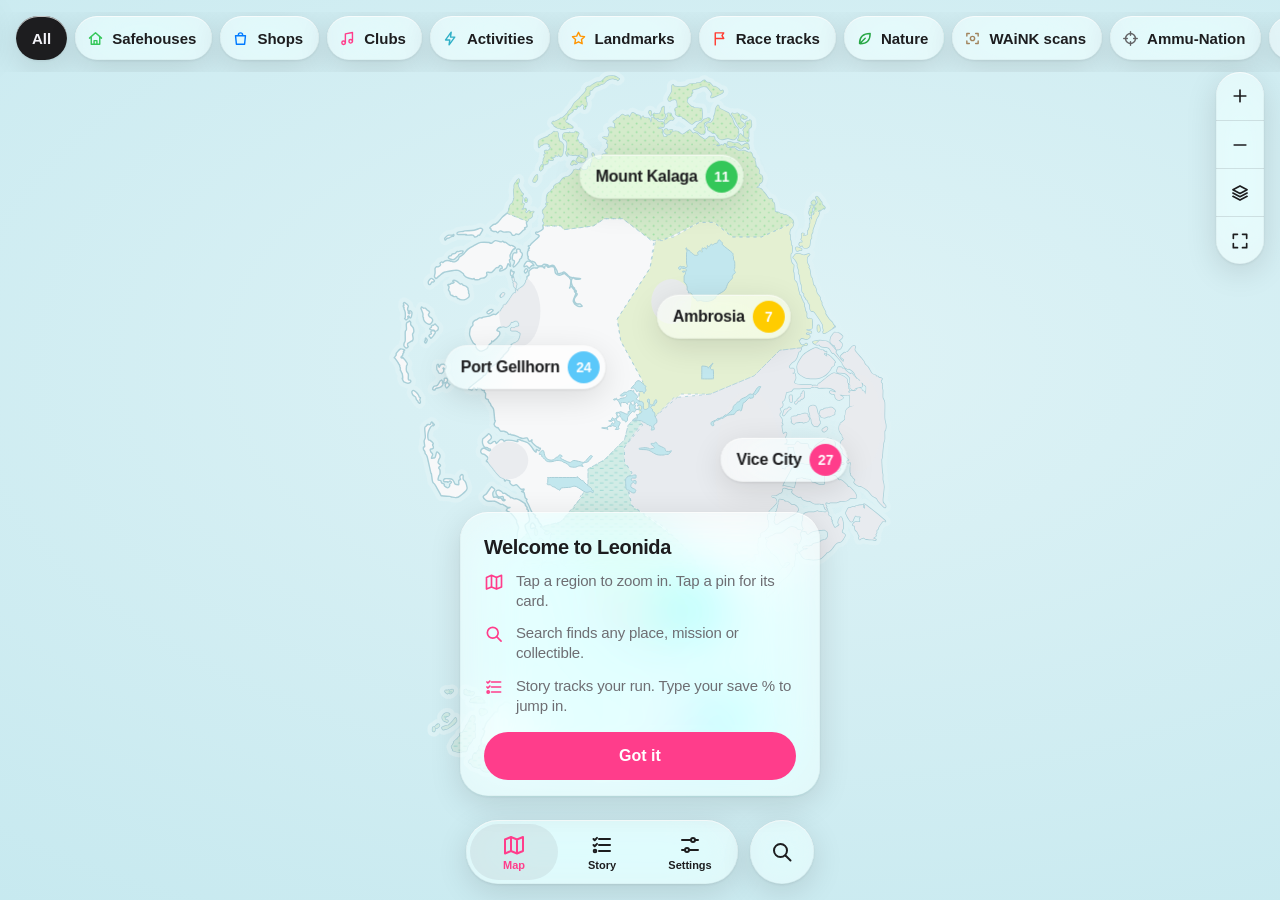
<file: web/app/index.html>
<!doctype html>
<html lang="en">
<head>
<meta charset="utf-8">
<script>try{const s=JSON.parse(localStorage.getItem("flamingo.v1")||"{}"),t=s.theme==="light"||s.theme==="dark"?s.theme:(matchMedia("(prefers-color-scheme: dark)").matches?"dark":"light");document.documentElement.dataset.theme=t}catch(e){}</script>
<meta name="viewport" content="width=device-width, initial-scale=1, viewport-fit=cover, interactive-widget=resizes-content">
<title>Flamingo: map of Leonida</title>
<meta name="description" content="Every place, mission and collectible in GTA VI's Leonida on one searchable map. Unofficial.">
<meta name="theme-color" content="#c2e7ee" media="(prefers-color-scheme: light)">
<meta name="theme-color" content="#07202a" media="(prefers-color-scheme: dark)">
<meta name="apple-mobile-web-app-capable" content="yes">
<meta name="apple-mobile-web-app-status-bar-style" content="black-translucent">
<meta name="apple-mobile-web-app-title" content="Flamingo">
<link rel="manifest" href="/manifest.webmanifest">
<link rel="icon" href="/icon.svg">
<link rel="apple-touch-icon" href="/apple-touch-icon.png">
<link rel="stylesheet" href="app.css?v=10">
</head>
<body>
<svg width="0" height="0" style="position:absolute" aria-hidden="true">
  <defs>
    <symbol id="i-district" viewBox="0 0 24 24"><path d="M4 20V9l6-4v15M10 20h10v-9h-10M13.5 14h3M13.5 17h3M2.5 20h19"/></symbol>
    <symbol id="i-landmark" viewBox="0 0 24 24"><path d="M12 3.2l2.6 5.4 5.9.8-4.3 4.1 1 5.9L12 16.6l-5.2 2.8 1-5.9-4.3-4.1 5.9-.8z"/></symbol>
    <symbol id="i-safehouse" viewBox="0 0 24 24"><path d="M3.5 11.5L12 4l8.5 7.5M6 9.6V20h12V9.6M10 20v-5h4v5"/></symbol>
    <symbol id="i-store" viewBox="0 0 24 24"><path d="M5 8h14l-1.2 12H6.2zM9 8V7a3 3 0 016 0v1"/></symbol>
    <symbol id="i-business" viewBox="0 0 24 24"><path d="M9 18V5.5l10-2V16"/><circle cx="6.5" cy="18" r="2.5"/><circle cx="16.5" cy="16" r="2.5"/></symbol>
    <symbol id="i-activity" viewBox="0 0 24 24"><path d="M13 3L5 14h6l-1 7 8-11h-6z"/></symbol>
    <symbol id="i-race" viewBox="0 0 24 24"><path d="M6 21V4h12l-2.5 4 2.5 4H6"/></symbol>
    <symbol id="i-weapons" viewBox="0 0 24 24"><circle cx="12" cy="12" r="7"/><path d="M12 2.5v5M12 16.5v5M2.5 12h5M16.5 12h5"/></symbol>
    <symbol id="i-nature" viewBox="0 0 24 24"><path d="M5 19C5 10 10.5 5 20 5c0 9.5-5 14.5-14 14.5M5.5 19l7.5-7.5"/></symbol>
    <symbol id="i-transport" viewBox="0 0 24 24"><circle cx="12" cy="5" r="2"/><path d="M12 7v14M8 10.5h8M4.5 13a7.5 7.5 0 0015 0"/></symbol>
    <symbol id="i-vehicle" viewBox="0 0 24 24"><path d="M4 16v-4l2.2-5h11.6l2.2 5v4zM4 16v2.5M20 16v2.5M4 12h16"/><circle cx="8" cy="14" r=".6"/><circle cx="16" cy="14" r=".6"/></symbol>
    <symbol id="i-waink" viewBox="0 0 24 24"><path d="M4 8.5V5h3.5M16.5 5H20v3.5M20 15.5V19h-3.5M7.5 19H4v-3.5"/><circle cx="12" cy="12" r="3"/></symbol>
    <symbol id="i-meditation" viewBox="0 0 24 24"><circle cx="12" cy="5.5" r="2"/><path d="M4.5 19.5c2.2-1.2 4.6-1.7 7.5-1.7s5.3.5 7.5 1.7M7 15.5c1.5-3 3-4.5 5-4.5s3.5 1.5 5 4.5"/></symbol>
    <symbol id="i-people" viewBox="0 0 24 24"><circle cx="12" cy="8" r="4"/><path d="M4.5 20.5c1-4 3.8-6 7.5-6s6.5 2 7.5 6"/></symbol>
    <symbol id="i-mission" viewBox="0 0 24 24"><path d="M6 21V4M6 4.5h12l-2 3.5 2 3.5H6"/></symbol>
    <symbol id="i-collectible" viewBox="0 0 24 24"><path d="M12 3l1.9 5.1L19 10l-5.1 1.9L12 17l-1.9-5.1L5 10l5.1-1.9zM18.5 15.5l.8 2.2 2.2.8-2.2.8-.8 2.2-.8-2.2-2.2-.8 2.2-.8z"/></symbol>
    <symbol id="i-region" viewBox="0 0 24 24"><path d="M9 4L3 6.5v14L9 18l6 2.5 6-2.5V4l-6 2.5zM9 4v14M15 6.5v14"/></symbol>
    <symbol id="i-story" viewBox="0 0 24 24"><path d="M9 6h11M9 12h11M9 18h11"/><path d="M3.5 6l1.2 1.2L7 4.9M3.5 12l1.2 1.2L7 10.9"/><circle cx="5" cy="18" r="1.3"/></symbol>
    <symbol id="i-layers" viewBox="0 0 24 24"><path d="M12 3.5l8.5 4.5-8.5 4.5L3.5 8z"/><path d="M3.5 12l8.5 4.5 8.5-4.5M3.5 16l8.5 4.5 8.5-4.5"/></symbol>
    <symbol id="i-search" viewBox="0 0 24 24"><circle cx="10.5" cy="10.5" r="6.5"/><path d="M15.5 15.5L20.5 20.5"/></symbol>
    <symbol id="i-map" viewBox="0 0 24 24"><path d="M9 4L3 6.5v14L9 18l6 2.5 6-2.5V4l-6 2.5zM9 4v14M15 6.5v14"/></symbol>
    <symbol id="i-settings" viewBox="0 0 24 24"><path d="M4 7h9M17 7h3M4 17h3M11 17h9"/><circle cx="15" cy="7" r="2"/><circle cx="9" cy="17" r="2"/></symbol>
    <symbol id="i-close" viewBox="0 0 24 24"><path d="M6.5 6.5l11 11M17.5 6.5l-11 11"/></symbol>
    <symbol id="i-back" viewBox="0 0 24 24"><path d="M15 5l-7 7 7 7"/></symbol>
    <symbol id="i-chev" viewBox="0 0 24 24"><path d="M9 5l7 7-7 7"/></symbol>
    <symbol id="i-check" viewBox="0 0 24 24"><path d="M5 12.5l4.5 4.5L19 7"/></symbol>
    <symbol id="i-plus" viewBox="0 0 24 24"><path d="M12 5v14M5 12h14"/></symbol>
    <symbol id="i-minus" viewBox="0 0 24 24"><path d="M5 12h14"/></symbol>
    <symbol id="i-fit" viewBox="0 0 24 24"><path d="M4 9V4h5M15 4h5v5M20 15v5h-5M9 20H4v-5"/></symbol>
    <symbol id="i-share" viewBox="0 0 24 24"><path d="M12 3v12M7.5 7.5L12 3l4.5 4.5M5 12v8h14v-8"/></symbol>
    <symbol id="i-pin" viewBox="0 0 24 24"><path d="M12 21s-6.5-6-6.5-11a6.5 6.5 0 0113 0c0 5-6.5 11-6.5 11z"/><circle cx="12" cy="10" r="2.3"/></symbol>
  </defs>
</svg>

<div id="map" aria-label="Map of Leonida" role="application">
  <svg id="svg" aria-hidden="true"><g id="world"></g></svg>
  <div class="layer" id="rlabels"></div>
  <div class="layer" id="plabels"></div>
  <div class="layer" id="pins"></div>
</div>

<div class="chips" id="chips" role="toolbar" aria-label="Filter the map"></div>
<div class="ctrls glass" id="ctrls">
  <button id="zin" aria-label="Zoom in"><svg class="i"><use href="#i-plus"/></svg></button>
  <button id="zout" aria-label="Zoom out"><svg class="i"><use href="#i-minus"/></svg></button>
  <button id="layers" aria-label="Layers: choose what shows on the map"><svg class="i"><use href="#i-layers"/></svg></button>
  <button id="fit" aria-label="Show all of Leonida"><svg class="i"><use href="#i-fit"/></svg></button>
</div>

<section id="story" class="page" aria-label="Story"><div class="wrap" id="storyBody"></div></section>
<section id="settings" class="page" aria-label="Settings"><div class="wrap" id="settingsBody"></div></section>

<div class="sheet" id="sheet" role="dialog" aria-modal="false" aria-label="Details">
  <div class="grab" id="grab"></div>
  <div class="sheet-head" id="sheetHead"></div>
  <div class="sheet-body" id="sheetBody"></div>
</div>

<div class="dock">
  <nav class="tabbar glass" role="tablist" aria-label="Sections">
    <span class="tab-pill" id="tabPill" aria-hidden="true"></span>
    <button class="tab" role="tab" id="tabMap" aria-selected="true"><svg class="i"><use href="#i-map"/></svg>Map</button>
    <button class="tab" role="tab" id="tabStory" aria-selected="false"><svg class="i"><use href="#i-story"/></svg>Story</button>
    <button class="tab" role="tab" id="tabSettings" aria-selected="false"><svg class="i"><use href="#i-settings"/></svg>Settings</button>
  </nav>
  <button class="search-btn glass" id="searchBtn" aria-label="Search"><svg class="i"><use href="#i-search"/></svg></button>
</div>
<script type="module" src="app.js?v=10"></script>
</body>
</html>
</file>
<file: web/app/app.css>
/* Flamingo, the map app. Apple-style: SF type, an 8 point grid, one set of radii, Liquid Glass chrome over a full-bleed map.
   White and cool greys in light, near-black in dark, flamingo pink as the one accent. No beige, no purple. */
:root {
  --pink: #ff3d8b; --pink-ink: #d0186b;
  --bg: #f2f2f7; --card: #ffffff; --text: #1d1d1f; --text2: #6e6e73; --text3: #aeaeb2; --sep: rgba(60, 60, 67, .14); --fill: rgba(120, 120, 128, .12);
  --water: #c2e7ee; --water2: #dff3f6; --land: #f7f8f9; --coast: #a9cfd8; --road: #ffffff; --road-edge: #dde3e8; --street: #c3ccd6; --urban: #e9ecef; --label: #3a3a3c; --label-halo: rgba(255, 255, 255, .9);
  --tint: .16; --forest: #d4ebcb; --wetland: #d2ece6; --farm: #e4f0d2; --city: #e8ebef; --sand: #ffffff;
  --glass: rgba(255, 255, 255, .42); --glass-strong: rgba(255, 255, 255, .78); --glass-edge: rgba(255, 255, 255, .75); --glass-line: rgba(0, 0, 0, .06);
  --glass-shadow: 0 8px 32px rgba(0, 0, 0, .12), 0 1px 3px rgba(0, 0, 0, .08);
  --r-s: 12px; --r-m: 20px; --r-l: 28px; --r-xl: 28px; --r-pill: 999px;
  --font: -apple-system, BlinkMacSystemFont, "SF Pro Text", "Helvetica Neue", Arial, sans-serif;
  --safe-b: env(safe-area-inset-bottom, 0px); --safe-t: env(safe-area-inset-top, 0px);
  color-scheme: light;
}
:root[data-theme="dark"] {
  --pink: #ff5fa2; --pink-ink: #ff7ab5;
  --bg: #000; --card: #1c1c1e; --text: #f5f5f7; --text2: #a1a1a6; --text3: #636366; --sep: rgba(84, 84, 88, .45); --fill: rgba(120, 120, 128, .24);
  --water: #07202a; --water2: #0b2a35; --land: #1d2024; --coast: #2c3640; --road: #3a4047; --road-edge: #2a2f35; --street: #3f464e; --urban: #26292e; --label: #d1d1d6; --label-halo: rgba(0, 0, 0, .75);
  --tint: .2; --forest: #1c3021; --wetland: #18302d; --farm: #252d20; --city: #26292e; --sand: #2a2d31;
  --glass: rgba(30, 30, 32, .44); --glass-strong: rgba(36, 36, 40, .8); --glass-edge: rgba(255, 255, 255, .14); --glass-line: rgba(255, 255, 255, .06);
  --glass-shadow: 0 8px 32px rgba(0, 0, 0, .5), 0 1px 3px rgba(0, 0, 0, .4);
  color-scheme: dark;
}
*, *::before, *::after { box-sizing: border-box; margin: 0; padding: 0; -webkit-tap-highlight-color: transparent; }
html, body { height: 100%; overflow: hidden; background: var(--water); color: var(--text); font-family: var(--font); -webkit-font-smoothing: antialiased; font-size: 17px; letter-spacing: -.01em; overscroll-behavior: none; }
button, input { font: inherit; color: inherit; background: none; border: 0; }
button { cursor: pointer; }
svg.i { width: 22px; height: 22px; fill: none; stroke: currentColor; stroke-width: 2; stroke-linecap: round; stroke-linejoin: round; flex: none; }
:focus-visible { outline: none; box-shadow: 0 0 0 4px color-mix(in srgb, var(--pink) 30%, transparent) !important; }
[hidden] { display: none !important; }

/* Liquid Glass: blur and saturate what is under it, a bright rim on top, a soft shadow below */
.glass { background: var(--glass); -webkit-backdrop-filter: blur(30px) saturate(190%) brightness(1.08); backdrop-filter: blur(30px) saturate(190%) brightness(1.08);
         box-shadow: var(--glass-shadow), inset 0 1px 0 var(--glass-edge), inset 0 0 0 .5px var(--glass-line); }

/* ---------- map ---------- */
#map { position: fixed; inset: 0; touch-action: none; user-select: none; -webkit-user-select: none; cursor: grab; overflow: hidden; background: radial-gradient(120% 90% at 60% 40%, var(--water2), var(--water)); }
#map.drag { cursor: grabbing; }
#svg { position: absolute; inset: 0; width: 100%; height: 100%; display: block; }
.land { fill: var(--land); stroke: var(--coast); stroke-width: 1.4; vector-effect: non-scaling-stroke; }
.shore { fill: none; stroke: var(--water2); stroke-width: 10; opacity: .9; vector-effect: non-scaling-stroke; }
.lake { fill: var(--water); stroke: var(--coast); stroke-width: 1; vector-effect: non-scaling-stroke; }
.region { opacity: 0; transition: opacity .3s; }
.tints .region { opacity: var(--tint); }
.cover { stroke: none; }
.cover.forest { fill: var(--forest); } .cover.wetland { fill: var(--wetland); } .cover.farm { fill: var(--farm); } .cover.city { fill: var(--city); }
.street { fill: none; stroke: var(--street); stroke-width: 1; stroke-linejoin: round; stroke-linecap: round; vector-effect: non-scaling-stroke; opacity: 0; transition: opacity .3s; }
.streets-on .street { opacity: .9; }
.route { fill: none; stroke: var(--pink); stroke-width: 3; stroke-linecap: round; stroke-linejoin: round; stroke-dasharray: 1 7; vector-effect: non-scaling-stroke; }
.region-edge { fill: none; stroke: var(--coast); stroke-width: 1; stroke-dasharray: 3 4; vector-effect: non-scaling-stroke; opacity: .8; }
.urban { fill: var(--urban); }
.beach { fill: none; stroke: #f4e7b8; stroke-width: 2; vector-effect: non-scaling-stroke; opacity: .0; }
.road { fill: none; stroke: var(--road); stroke-width: 3; stroke-linecap: round; stroke-linejoin: round; vector-effect: non-scaling-stroke; }
.road-edge { fill: none; stroke: var(--road-edge); stroke-width: 5; stroke-linecap: round; stroke-linejoin: round; vector-effect: non-scaling-stroke; }
.terrain { pointer-events: none; }

.layer { position: absolute; inset: 0; pointer-events: none; }
.rlabel { position: absolute; left: 0; top: 0; transform: translate(-50%, -50%); white-space: nowrap; font-size: 12px; font-weight: 700; letter-spacing: .14em; text-transform: uppercase; color: var(--label); opacity: .72;
          text-shadow: 0 0 3px var(--label-halo), 0 0 6px var(--label-halo); transition: opacity .25s; will-change: transform; }
.rlabel.hide { opacity: 0; }
.rcard { position: absolute; left: 0; top: 0; display: flex; align-items: center; gap: 8px; height: 44px; padding: 0 6px 0 16px; border-radius: 22px; pointer-events: auto; white-space: nowrap;
         font-size: 16px; font-weight: 650; letter-spacing: -.015em; color: var(--text); will-change: transform; transition: opacity .25s, scale .2s; }
.rcard:hover { scale: 1.04; }
.rcard .n { min-width: 32px; height: 32px; padding: 0 8px; border-radius: 16px; display: grid; place-items: center; background: var(--c); color: #fff; font-size: 14px; font-weight: 700; font-variant-numeric: tabular-nums; }
.rcard.hide { opacity: 0; pointer-events: none; scale: .9; }
.pin { position: absolute; left: 0; top: 0; width: 30px; height: 30px; margin: -15px 0 0 -15px; display: grid; place-items: center; border-radius: 50%; pointer-events: auto;
       background: var(--c); color: #fff; box-shadow: 0 0 0 2px #fff, 0 3px 8px rgba(0, 0, 0, .28); transition: scale .18s cubic-bezier(.3, 1.6, .5, 1), opacity .2s; will-change: transform; }
:root[data-theme="dark"] .pin { box-shadow: 0 0 0 2px rgba(255, 255, 255, .92), 0 3px 10px rgba(0, 0, 0, .6); }
.pin svg.i { width: 16px; height: 16px; stroke-width: 2.4; }
.pin:hover { scale: 1.12; }
.pin.sel { scale: 1.45; z-index: 3; box-shadow: 0 0 0 2.5px #fff, 0 0 0 7px color-mix(in srgb, var(--c) 30%, transparent), 0 6px 16px rgba(0, 0, 0, .3); }
.pin.visited::after { content: ""; position: absolute; right: -3px; bottom: -3px; width: 12px; height: 12px; border-radius: 50%; background: #34c759 url("data:image/svg+xml,%3Csvg xmlns='http://www.w3.org/2000/svg' viewBox='0 0 24 24' fill='none' stroke='white' stroke-width='4' stroke-linecap='round' stroke-linejoin='round'%3E%3Cpath d='M5 12.5l4.5 4.5L19 7'/%3E%3C/svg%3E") center/8px no-repeat; box-shadow: 0 0 0 1.5px #fff; }
.pin.dim { opacity: .3; }
.pin.drop { animation: drop .5s cubic-bezier(.3, 1.5, .5, 1) both; }
@keyframes drop { from { translate: 0 -14px; opacity: 0; } }
.cluster { position: absolute; left: 0; top: 0; width: 36px; height: 36px; margin: -18px 0 0 -18px; border-radius: 50%; display: grid; place-items: center; pointer-events: auto;
           font-size: 15px; font-weight: 700; color: #fff; background: var(--c); font-variant-numeric: tabular-nums; will-change: transform; letter-spacing: -.02em;
           box-shadow: 0 0 0 2px #fff, 0 0 0 6px color-mix(in srgb, var(--c) 22%, transparent), 0 3px 10px rgba(0, 0, 0, .25); transition: scale .18s; }
.cluster:hover { scale: 1.08; }
.cluster.big { width: 42px; height: 42px; margin: -21px 0 0 -21px; font-size: 16px; }
.plabel { position: absolute; left: 0; top: 0; font-size: 12px; font-weight: 600; color: var(--label); white-space: nowrap; transform-origin: left center; will-change: transform;
          text-shadow: 0 0 2px var(--label-halo), 0 0 4px var(--label-halo), 0 0 6px var(--label-halo); }
.plabel.district { font-size: 13px; font-weight: 700; }

/* ---------- chrome on the map ---------- */
.chips { position: fixed; z-index: 5; top: calc(var(--safe-t) + 12px); left: 0; right: 0; display: flex; gap: 8px; padding: 4px 16px 12px; overflow-x: auto; scrollbar-width: none; }
.chips::-webkit-scrollbar { display: none; }
.chip { flex: none; height: 44px; padding: 0 16px 0 12px; display: inline-flex; align-items: center; gap: 8px; border-radius: var(--r-pill); font-size: 15px; font-weight: 600; white-space: nowrap; transition: background-color .2s, color .2s; }
.chip svg.i { width: 17px; height: 17px; color: var(--c, var(--text)); }
.chip.on { background: var(--c, var(--text)); color: #fff; }
.chip.on svg.i { color: #fff; }
.chip.all.on { background: var(--text); color: var(--bg); }
.chip.all { padding: 0 16px; }
.ctrls { position: fixed; z-index: 5; right: 16px; top: calc(var(--safe-t) + 72px); display: grid; border-radius: 24px; overflow: hidden; }
.ctrls button { width: 48px; height: 48px; display: grid; place-items: center; color: var(--text); }
.ctrls button + button { border-top: .5px solid var(--sep); }
@media (hover: none) { #zin, #zout { display: none; } }
.ctrls svg.i { width: 20px; height: 20px; }

/* bottom: the tab bar capsule and the search button, as on iOS 26 */
.dock { position: fixed; z-index: 20; left: 0; right: 0; bottom: calc(var(--safe-b) + 16px); display: flex; justify-content: center; align-items: center; gap: 12px; pointer-events: none; }
.dock > * { pointer-events: auto; }
.tabbar { display: flex; padding: 4px; border-radius: 32px; gap: 0; }
.tab { position: relative; width: 88px; height: 56px; border-radius: 28px; display: grid; place-items: center; align-content: center; gap: 2px; font-size: 11px; font-weight: 600; color: var(--text); letter-spacing: 0; transition: color .2s; }
.tab svg.i { width: 24px; height: 24px; }
.tab[aria-selected="true"] { color: var(--pink); }
.tab-pill { position: absolute; top: 4px; left: 4px; width: 88px; height: 56px; border-radius: 28px; background: var(--fill); transition: transform .35s cubic-bezier(.3, 1.3, .5, 1); }
.search-btn { width: 64px; height: 64px; border-radius: 32px; display: grid; place-items: center; color: var(--text); }
.search-btn svg.i { width: 24px; height: 24px; }
/* on a page the dock sits on a fade, so rows never show through the glass */
body.on-page .dock::before { content: ""; position: absolute; z-index: -1; left: 0; right: 0; bottom: calc(-16px - var(--safe-b)); height: calc(var(--safe-b) + 104px); background: linear-gradient(transparent, var(--bg) 32px); pointer-events: none; }
body.on-page .search-btn { opacity: 0; pointer-events: none; transform: scale(.6); width: 0; margin-left: -12px; }
.search-btn { transition: opacity .25s, transform .3s cubic-bezier(.3, 1.4, .5, 1), width .3s, margin .3s; }

/* ---------- the sheet: search, a place, a list ---------- */
.sheet { position: fixed; z-index: 30; left: 8px; right: 8px; bottom: calc(var(--safe-b) + 92px); max-height: calc(100% - var(--safe-t) - 160px); display: flex; flex-direction: column;
         border-radius: var(--r-xl); background: var(--glass-strong); -webkit-backdrop-filter: blur(30px) saturate(190%); backdrop-filter: blur(30px) saturate(190%);
         box-shadow: 0 -2px 40px rgba(0, 0, 0, .16), inset 0 1px 0 var(--glass-edge), inset 0 0 0 .5px var(--glass-line);
         transform: translateY(calc(100% + 120px)); transition: transform .42s cubic-bezier(.25, 1.1, .4, 1), height .3s; overflow: hidden; }
.sheet.open { transform: none; }
.sheet.full { height: calc(100% - var(--safe-t) - 160px); }
.sheet.dragging { transition: none; }
.grab { flex: none; padding: 8px 0 4px; display: grid; place-items: center; cursor: grab; touch-action: none; }
.grab::before { content: ""; width: 36px; height: 5px; border-radius: 3px; background: var(--text3); opacity: .6; }
.sheet-head { flex: none; display: flex; align-items: center; gap: 8px; padding: 4px 16px 12px; touch-action: none; }
.sheet-body { flex: 1; overflow-y: auto; overscroll-behavior: contain; padding: 0 16px calc(var(--safe-b) + 16px); }
.field { flex: 1; height: 48px; display: flex; align-items: center; gap: 8px; padding: 0 16px; border-radius: var(--r-pill); background: var(--fill); color: var(--text2); }
.field input { flex: 1; min-width: 0; height: 100%; outline: none; color: var(--text); font-size: 17px; }
.field input::placeholder { color: var(--text2); }
.field input::-webkit-search-cancel-button { display: none; }
.round { width: 48px; height: 48px; border-radius: 50%; display: grid; place-items: center; background: var(--fill); color: var(--text); flex: none; }
.round svg.i { width: 18px; height: 18px; stroke-width: 2.4; }
.sec { font-size: 13px; font-weight: 600; color: var(--text2); text-transform: uppercase; letter-spacing: .04em; margin: 20px 4px 8px; }
.sec:first-child { margin-top: 4px; }
.group { background: var(--card); border-radius: var(--r-m); overflow: hidden; }
:root:not([data-theme="dark"]) .sheet .group { background: rgba(255, 255, 255, .72); }
:root[data-theme="dark"] .sheet .group { background: rgba(255, 255, 255, .06); }
.row { width: 100%; min-height: 56px; display: flex; align-items: center; gap: 12px; padding: 12px 16px; text-align: left; position: relative; }
.row + .row::before { content: ""; position: absolute; top: 0; left: 60px; right: 0; height: .5px; background: var(--sep); }
.row:active { background: var(--fill); }
.row .ic { width: 32px; height: 32px; border-radius: 50%; background: var(--c); color: #fff; display: grid; place-items: center; flex: none; }
.row .ic svg.i { width: 17px; height: 17px; stroke-width: 2.3; }
.row .ic.sq { border-radius: 9px; }
.row .t { flex: 1; min-width: 0; }
.row .t b { display: block; font-weight: 500; font-size: 17px; overflow: hidden; text-overflow: ellipsis; white-space: nowrap; }
.row .t small { display: block; font-size: 14px; color: var(--text2); overflow: hidden; text-overflow: ellipsis; white-space: nowrap; }
.row .n { color: var(--text2); font-size: 15px; font-variant-numeric: tabular-nums; }
.row .chev { width: 14px; height: 14px; color: var(--text3); stroke-width: 2.6; }
.row .done { color: #34c759; width: 20px; height: 20px; stroke-width: 2.6; }
.row mark { background: none; color: var(--pink-ink); font-weight: 700; }
.grid { display: grid; grid-template-columns: repeat(4, 1fr); gap: 8px; }
.tile { display: grid; justify-items: center; gap: 8px; padding: 12px 4px; border-radius: var(--r-m); font-size: 12px; font-weight: 500; color: var(--text); text-align: center; line-height: 1.2; }
.tile:active { background: var(--fill); }
.tile .ic { width: 48px; height: 48px; border-radius: 50%; display: grid; place-items: center; background: var(--c); color: #fff; }
.tile .ic svg.i { width: 22px; height: 22px; }
.empty { text-align: center; color: var(--text2); padding: 40px 16px; }
.empty b { display: block; color: var(--text); font-size: 20px; margin-bottom: 4px; }

/* a place */
.ph { display: flex; gap: 12px; align-items: flex-start; }
.ph .ic { width: 52px; height: 52px; border-radius: 50%; background: var(--c); color: #fff; display: grid; place-items: center; flex: none; }
.ph .ic svg.i { width: 26px; height: 26px; }
.ph h2 { font-size: 24px; line-height: 1.15; font-weight: 700; letter-spacing: -.02em; }
.ph p { font-size: 15px; color: var(--text2); margin-top: 2px; }
.badge { display: inline-flex; align-items: center; height: 24px; padding: 0 8px; border-radius: var(--r-pill); font-size: 12px; font-weight: 600; margin-top: 8px; background: var(--fill); color: var(--text2); }
.badge.confirmed { background: color-mix(in srgb, #34c759 16%, transparent); color: #1f8a3b; }
.badge.spotted { background: color-mix(in srgb, #007aff 14%, transparent); color: #0062cc; }
.badge.speculation { background: color-mix(in srgb, #ff9500 16%, transparent); color: #b25e00; }
.badge.heist { background: color-mix(in srgb, var(--pink) 14%, transparent); color: var(--pink-ink); }
:root[data-theme="dark"] .badge.confirmed { color: #30d158; } :root[data-theme="dark"] .badge.spotted { color: #4da3ff; } :root[data-theme="dark"] .badge.speculation { color: #ffb340; }
.note { font-size: 17px; line-height: 1.45; margin: 16px 2px 0; }
.actions { display: grid; grid-template-columns: repeat(auto-fit, minmax(0, 1fr)); grid-auto-flow: column; gap: 8px; margin-top: 16px; }
.act { height: 48px; border-radius: var(--r-pill); background: var(--fill); display: flex; align-items: center; justify-content: center; gap: 8px; font-weight: 600; font-size: 16px; color: var(--pink-ink); }
.act svg.i { width: 20px; height: 20px; }
.act.on { background: var(--pink); color: #fff; }
.act.wide { grid-column: 1 / -1; }
.stepper { display: flex; align-items: center; gap: 16px; margin-top: 16px; }
.stepper .round { width: 48px; height: 48px; border-radius: 50%; color: var(--pink-ink); }
.stepper .round svg.i { width: 22px; height: 22px; }
.stepper .num { flex: 1; text-align: center; font-size: 40px; font-weight: 700; letter-spacing: -.03em; font-variant-numeric: tabular-nums; }
.stepper .num small { font-size: 17px; color: var(--text2); font-weight: 500; letter-spacing: 0; }
.bar { height: 6px; border-radius: 3px; background: var(--fill); overflow: hidden; margin-top: 12px; }
.bar i { display: block; height: 100%; background: var(--pink); border-radius: inherit; transition: width .35s; }
.fine { font-size: 13px; color: var(--text2); margin: 12px 4px 0; line-height: 1.4; }

/* ---------- settings ---------- */
.page { position: fixed; inset: 0; z-index: 10; background: var(--bg); overflow-y: auto; overscroll-behavior: contain; padding: calc(var(--safe-t) + 24px) 0 calc(var(--safe-b) + 144px); opacity: 0; pointer-events: none; transform: scale(.985); transition: opacity .25s, transform .3s; }
body.on-settings #settings, body.on-story #story { opacity: 1; pointer-events: auto; transform: none; }
.wrap { max-width: 640px; margin: 0 auto; padding: 0 16px; }
.page h1 { font-size: 34px; line-height: 40px; font-weight: 700; letter-spacing: -.022em; margin: 16px 4px 8px; }
.page .sec { margin-top: 32px; }
.page .foot { font-size: 13px; color: var(--text2); margin: 8px 16px 0; line-height: 1.4; }
.page .foot a { color: var(--pink-ink); }
.row .val { color: var(--text2); font-size: 17px; }
.row.link b { color: var(--pink-ink); font-weight: 400; }
.row.danger b { color: #ff3b30; font-weight: 400; }
.toggle { position: relative; width: 51px; height: 31px; flex: none; }
.toggle input { position: absolute; inset: 0; opacity: 0; cursor: pointer; margin: 0; z-index: 1; }
.toggle span { position: absolute; inset: 0; border-radius: 16px; background: var(--fill); transition: background-color .25s; }
.toggle span::after { content: ""; position: absolute; top: 2px; left: 2px; width: 27px; height: 27px; border-radius: 50%; background: #fff; box-shadow: 0 3px 8px rgba(0, 0, 0, .15), 0 1px 1px rgba(0, 0, 0, .16); transition: transform .3s cubic-bezier(.3, 1.3, .5, 1); }
.toggle input:checked + span { background: #34c759; }
.toggle input:checked + span::after { transform: translateX(20px); }
.toggle input:focus-visible + span { outline: 2px solid var(--pink); outline-offset: 2px; }
.seg { display: grid; grid-template-columns: repeat(3, 1fr); padding: 4px; border-radius: var(--r-pill); background: var(--fill); margin: 12px 16px; position: relative; }
.seg button { height: 40px; border-radius: var(--r-pill); font-size: 14px; font-weight: 500; position: relative; z-index: 1; }
.seg button[aria-pressed="true"] { background: var(--card); font-weight: 600; box-shadow: 0 3px 8px rgba(0, 0, 0, .12), 0 0 0 .5px rgba(0, 0, 0, .04); }
:root[data-theme="dark"] .seg button[aria-pressed="true"] { background: #636366; }
.stats { display: grid; grid-template-columns: repeat(3, 1fr); gap: 8px; }
.stat { background: var(--card); border-radius: var(--r-m); padding: 16px 12px; }
.stat b { display: block; font-size: 28px; font-weight: 700; letter-spacing: -.03em; font-variant-numeric: tabular-nums; line-height: 1.1; }
.stat b small { font-size: 15px; font-weight: 500; color: var(--text2); letter-spacing: 0; }
.stat span { display: block; font-size: 13px; color: var(--text2); margin-top: 2px; }
.stat .bar { margin-top: 10px; height: 4px; }

/* wide screens: the sheet becomes a floating panel on the left, like Maps on iPad and Mac */
@media (min-width: 900px) {
  .sheet { left: 16px; right: auto; top: 16px; bottom: auto; width: 380px; max-height: calc(100% - 120px); transform: translateX(calc(-100% - 32px)); }
  .sheet.full { height: calc(100% - 120px); }
  .chips { left: 0; padding-left: 16px; }
  body.sheet-open .chips { left: 404px; }
  .grab { display: none; }
  .sheet-head { padding-top: 16px; }
}
@media (prefers-reduced-motion: reduce) { *, *::before, *::after { transition-duration: .01ms !important; animation-duration: .01ms !important; } }

/* ---------- story ---------- */
.big { background: var(--card); border-radius: var(--r-l); padding: 24px; }
.big .num { font-size: 44px; font-weight: 700; letter-spacing: -.035em; line-height: 1; font-variant-numeric: tabular-nums; }
.big .num small { font-size: 17px; font-weight: 500; color: var(--text2); letter-spacing: 0; }
.big .bar { height: 8px; border-radius: 4px; margin-top: 14px; }
.big .next { margin-top: 12px; font-size: 15px; color: var(--text2); }
.big .next b { color: var(--text); font-weight: 600; }
.guess { display: flex; align-items: center; gap: 12px; padding: 14px 16px; }
.guess label { flex: 1; font-size: 17px; }
.pct { display: flex; align-items: center; height: 48px; padding: 0 16px; border-radius: var(--r-pill); background: var(--fill); font-size: 20px; font-weight: 600; font-variant-numeric: tabular-nums; }
.pct input { width: 3.6ch; text-align: right; outline: none; font-weight: 600; }
.pct input::-webkit-inner-spin-button { display: none; }
.guess-out { padding: 0 16px 16px; font-size: 15px; color: var(--text2); line-height: 1.45; }
.guess-out b { color: var(--text); font-weight: 600; }
.guess-out .act { margin-top: 12px; width: 100%; }
.chk { width: 26px; height: 26px; border-radius: 50%; border: 2px solid var(--text3); display: grid; place-items: center; flex: none; color: #fff; transition: background-color .2s, border-color .2s; }
.chk svg.i { width: 15px; height: 15px; stroke-width: 3; opacity: 0; }
.row.on .chk { background: #34c759; border-color: #34c759; } .row.on .chk svg.i { opacity: 1; }
.row.on .t b { color: var(--text2); }
.row.nextup { background: color-mix(in srgb, var(--pink) 9%, transparent); }
.row.nextup .t small::before { content: "Next up · "; color: var(--pink-ink); font-weight: 600; }
.row .heist { font-size: 11px; font-weight: 700; color: var(--pink-ink); background: color-mix(in srgb, var(--pink) 13%, transparent); padding: 2px 7px; border-radius: 8px; }
.chap { display: flex; justify-content: space-between; align-items: baseline; }
.chap span { text-transform: none; letter-spacing: 0; font-variant-numeric: tabular-nums; }
.mini { display: flex; align-items: center; gap: 8px; }
.mini button { width: 44px; height: 44px; border-radius: 50%; background: var(--fill); display: grid; place-items: center; color: var(--pink-ink); }
.mini button svg.i { width: 16px; height: 16px; stroke-width: 2.6; }
.mini output { min-width: 5.2ch; text-align: center; font-variant-numeric: tabular-nums; font-weight: 600; font-size: 15px; }

/* ---------- layers ---------- */
.lay-all { display: grid; grid-template-columns: 1fr 1fr; gap: 8px; margin-top: 16px; }
.lay-all .act { height: 48px; font-size: 15px; }
.row.layer-row .t small { display: flex; align-items: center; gap: 8px; }
.row.layer-row .lbar { flex: 1; max-width: 120px; height: 4px; border-radius: 2px; background: var(--fill); overflow: hidden; }
.row.layer-row .lbar i { display: block; height: 100%; background: var(--c); border-radius: inherit; }
.row.layer-row.off .ic { background: var(--fill); color: var(--text3); }
.row.layer-row.off .t b { color: var(--text2); }
.layer-row .toggle input { pointer-events: none; }

/* ---------- search results on the map ---------- */
.pin.lettered svg { display: none; }
.pin.lettered::before { content: attr(data-letter); font-size: 14px; font-weight: 800; }
.row .letter { display: inline-grid; place-items: center; min-width: 20px; height: 20px; padding: 0 5px; margin-right: 8px; border-radius: 6px; background: var(--fill); color: var(--text2); font-size: 12px; font-weight: 700; vertical-align: 2px; }
.act.showmap { width: 100%; margin: 4px 0 4px; height: 48px; }
.sheet.full.peek { height: calc(40% + 0px); }
@media (min-width: 900px) { .act.showmap { display: none; } .sheet.full.peek { height: calc(100% - 120px); } }

/* ---------- account ---------- */
.acct-form { display: grid; gap: 8px; padding: 16px; }
.acct-form input { height: 48px; padding: 0 20px; border-radius: var(--r-pill); background: var(--fill); font-size: 17px; outline: none; color: var(--text); }
.acct-form input:focus { box-shadow: 0 0 0 2px var(--pink); }
.acct-btns { display: grid; grid-template-columns: 1fr 1fr; gap: 8px; margin-top: 4px; }
.acct-btns .act { height: 48px; } .acct-btns .act:disabled { opacity: .5; }
.acct-link { justify-self: start; color: var(--pink-ink); font-size: 15px; padding: 6px 2px; }
.acct-msg { padding: 0 16px 14px; font-size: 14px; color: var(--text2); }
.acct-form .acct-msg { padding: 4px 2px 0; }

/* ---------- recents and first-run hint ---------- */
.recent-q { display: flex; flex-wrap: wrap; gap: 8px; margin-bottom: 8px; }
.recent-q .chip { background: var(--fill); font-weight: 500; }
.sec.chap .acct-link { font-size: 13px; text-transform: none; letter-spacing: 0; padding: 0; font-weight: 600; }
.hint { position: fixed; z-index: 25; left: 50%; bottom: calc(var(--safe-b) + 104px); translate: -50% 0; width: min(360px, calc(100% - 32px)); padding: 24px 24px 16px; border-radius: var(--r-l); display: grid; gap: 12px; transition: opacity .25s, translate .3s; animation: hint-in .45s cubic-bezier(.3, 1.3, .5, 1) both .6s; }
.hint b { font-size: 20px; letter-spacing: -.02em; }
.hint p { display: flex; gap: 12px; align-items: flex-start; font-size: 15px; line-height: 1.35; color: var(--text2); }
.hint p svg.i { width: 20px; height: 20px; color: var(--pink); margin-top: 1px; }
.hint .act { height: 48px; margin-top: 4px; }
.hint.gone { opacity: 0; translate: -50% 12px; }
@keyframes hint-in { from { opacity: 0; translate: -50% 16px; } }

/* ---------- your pins ---------- */
.pin.mine { border-radius: 50% 50% 50% 4px; rotate: -45deg; background: var(--pink); }
.pin.mine svg.i { rotate: 45deg; }
.pin-form { display: grid; gap: 8px; margin-top: 16px; }
.pin-form input, .pin-form textarea { width: 100%; padding: 12px 20px; border-radius: 24px; background: var(--fill); font: inherit; font-size: 17px; color: var(--text); outline: none; border: 0; resize: vertical; }
.pin-form input:focus, .pin-form textarea:focus { box-shadow: 0 0 0 2px var(--pink); }
.act.danger { color: #ff3b30; }
.field input:focus-visible, .acct-form input:focus-visible, .pin-form input:focus-visible, .pin-form textarea:focus-visible, .pct input:focus-visible { box-shadow: none !important; }
.field:focus-within, .pct:focus-within { box-shadow: 0 0 0 4px color-mix(in srgb, var(--pink) 30%, transparent); }
.acct-form input:focus, .pin-form input:focus, .pin-form textarea:focus { box-shadow: 0 0 0 4px color-mix(in srgb, var(--pink) 30%, transparent) !important; }
</file>
